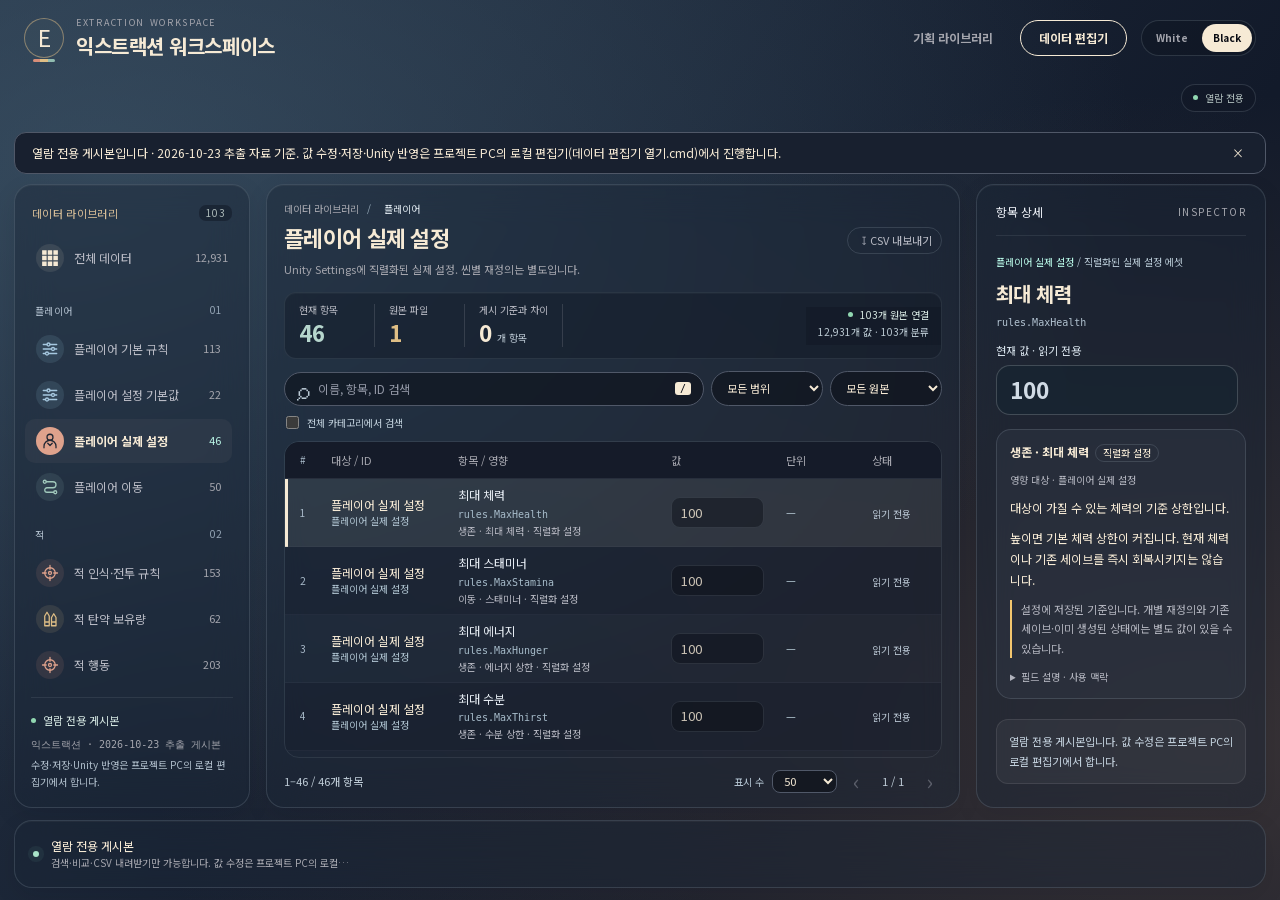
<file: extraction-data-editor/index.html>
<!doctype html>
<html lang="ko">
<head>
  <script src="workspace-theme.js"></script>
  <meta charset="utf-8">
  <meta name="viewport" content="width=device-width, initial-scale=1">
  <meta name="description" content="익스트랙션 게임 데이터 열람 전용 게시본">
  <meta name="color-scheme" content="dark">
  <meta name="theme-color" content="#080a12">
  <title>익스트랙션 · 데이터 편집기</title>
  <link rel="stylesheet" href="style.css">
  <script src="impact-code-data.js" defer></script>
  <script src="impact-guide.js" defer></script>
  <script src="static-transport.js" defer></script><script src="app.js" defer></script>
  <link rel="stylesheet" href="workspace-theme.css">
  <script src="workspace-icons.js" defer></script>
</head>
<body data-mode="hosted" data-static="true">
  <div class="app-shell">
    <header class="app-header shared-header">
      <div class="brand shared-brand"><span class="brand-mark" aria-hidden="true">E</span><div><span class="eyebrow">EXTRACTION WORKSPACE</span><h1>익스트랙션 워크스페이스</h1></div></div>
      <nav class="workspace-tabs shared-tabs" aria-label="프로젝트 도구"><a id="library-link" href="../extraction-design-library/">기획 라이브러리</a><a class="active" aria-current="page" href="./">데이터 편집기</a></nav>
    </header>
    <div class="workspace-actions shared-actions"><div class="header-actions"><button id="auth-button" class="secondary-button">편집 잠금 해제</button><button id="password-button" class="quiet-button" hidden>비밀번호 변경</button><button id="transfer-button" class="secondary-button" disabled>CSV로 PC 이동</button><span id="connection" class="connection"><i></i>연결 중</span><button id="history-button" class="quiet-button">저장 기록</button><button id="reload-button" class="quiet-button" title="서버에 저장된 최신 자료를 읽습니다">새로고침 <span aria-hidden="true">↻</span></button></div></div>
    <div id="notice" class="notice" role="status" hidden></div>
    <main class="workspace shared-workspace">
      <aside class="sidebar" aria-label="데이터 카테고리">
        <div class="sidebar-heading"><span>데이터 라이브러리</span><span id="dataset-total" class="tiny-count">—</span></div>
        <button id="all-data" class="dataset-button all-data"><span class="nav-icon">◫</span><span>전체 데이터</span><span id="row-total" class="dataset-count">—</span></button>
        <nav id="dataset-nav"><div class="loading-small">데이터를 불러오는 중…</div></nav>
        <div class="sidebar-bottom"><div><span class="live-dot"></span>열람 전용 게시본</div><p id="project-path">프로젝트 확인 중</p><span>수정·저장·Unity 반영은 프로젝트 PC의 로컬 편집기에서 합니다.</span></div>
      </aside>
      <section class="data-panel" aria-label="데이터 목록">
        <div class="dataset-heading"><div><div class="breadcrumb">데이터 라이브러리 <span>/</span> <span id="dataset-group">프로젝트</span></div><h2 id="dataset-title">데이터 불러오는 중</h2><p id="dataset-description">프로젝트에서 실제 수치와 설정을 읽고 있습니다.</p></div><div class="dataset-tools"><button id="import-button" class="quiet-button" disabled><span aria-hidden="true">↥</span> CSV 가져오기</button><button id="export-button" class="quiet-button" disabled><span aria-hidden="true">↧</span> CSV 내보내기</button></div></div>
        <div class="overview"><div><span>현재 항목</span><strong id="current-count">—</strong></div><div><span>원본 파일</span><strong id="source-count">—</strong></div><div><span>게시 기준과 차이</span><strong id="pending-count" class="amber">0</strong><small>개 항목</small></div><div id="coverage-summary" class="coverage-summary"><span class="live-dot"></span>실제 프로젝트 데이터</div></div>
        <div class="table-toolbar"><label class="search-box"><span aria-hidden="true">⌕</span><input id="search" type="search" placeholder="이름, 항목, ID 검색" aria-label="데이터 검색"><kbd>/</kbd></label><select id="scope-filter" aria-label="적용 범위 필터"><option value="">모든 범위</option></select><select id="source-filter" aria-label="원본 파일 필터"><option value="">모든 원본</option></select><div class="toolbar-divider"></div><button id="undo-button" class="icon-button" title="실행 취소 (Ctrl+Z)" aria-label="실행 취소" disabled>↶</button><button id="redo-button" class="icon-button" title="다시 실행 (Ctrl+Shift+Z)" aria-label="다시 실행" disabled>↷</button></div>
        <div class="table-options"><div><label><input id="global-search" type="checkbox"> 전체 카테고리에서 검색</label><label class="static-hide"><input id="changes-only" type="checkbox"> 변경 항목만</label></div><span><span class="table-status-dot"></span>항목을 누르면 오른쪽에서 상세 정보를 확인합니다</span></div>
        <div id="table-container" class="table-container"><table><thead><tr><th class="row-number">#</th><th>대상 / ID</th><th>항목 / 영향</th><th class="value-column">값</th><th class="unit-column">단위</th><th>적용 범위</th><th>원본</th><th class="status-column">상태</th></tr></thead><tbody id="data-rows"></tbody></table><div id="empty-state" class="empty-state" hidden><span>⌕</span><h3>조건에 맞는 데이터가 없습니다</h3><p>검색어나 필터를 바꿔 확인해 주세요.</p><button id="clear-filters" class="quiet-button">필터 초기화</button></div><div id="initial-error" class="initial-error" hidden></div></div>
        <div class="pagination"><span id="results-label">불러오는 중…</span><div><label>표시 수 <select id="page-size" aria-label="페이지당 항목 수"><option>50</option><option>100</option><option>200</option></select></label><button id="previous-page" class="icon-button" aria-label="이전 페이지">‹</button><span id="page-label">1 / 1</span><button id="next-page" class="icon-button" aria-label="다음 페이지">›</button></div></div>
      </section>
      <aside class="detail-panel" aria-label="선택 항목 상세"><div class="detail-panel-title">항목 상세 <span>INSPECTOR</span></div><div id="detail-content" class="detail-content"><div class="detail-placeholder"><span>◫</span><p>목록에서 항목을 선택하면<br>값과 적용 위치를 확인할 수 있습니다.</p></div></div></aside>
    </main>
    <footer class="app-footer"><div class="save-state"><span id="save-indicator" class="save-indicator"></span><div><strong id="save-status">프로젝트 연결 중</strong><span id="save-caption">변경 사항은 검토 후 게임 원본에 반영됩니다.</span></div></div><div class="footer-actions"><button id="reset-button" class="quiet-button" disabled>미저장 변경 취소</button><button id="validate-button" class="quiet-button" disabled>검사</button><button id="save-button" class="secondary-button" disabled>웹에 저장 <span id="save-count"></span></button><button id="review-button" class="primary-button" disabled>변경 비교 및 Unity 반영 <span aria-hidden="true">→</span></button></div></footer>
  </div>
  <dialog id="review-dialog" class="review-dialog"><div class="dialog-heading"><div><span class="eyebrow">REVIEW CHANGES</span><h2>Unity에 반영할 변경 사항</h2></div><button class="icon-button close-dialog" aria-label="닫기">×</button></div><p class="dialog-intro">반영 요청을 보내면 연결된 PC가 원본 충돌과 값의 유효성을 검사하고 백업 후 적용합니다. PC가 연결되지 않으면 대기하며, 실행 중인 게임은 재로딩이 필요할 수 있습니다.</p><div id="review-summary" class="review-summary"></div><div id="review-validation"></div><div id="review-changes" class="review-changes"></div><details class="review-files" open><summary>수정될 원본 파일</summary><ul id="review-files"></ul></details><div class="dialog-footer"><span id="review-caption">연결된 PC에서 원본 검사·백업 후 적용합니다.</span><button class="quiet-button close-dialog">돌아가기</button><button id="apply-button" class="primary-button">Unity에 반영 요청</button></div></dialog>
  <dialog id="import-dialog" class="import-dialog"><div class="dialog-heading"><div><span class="eyebrow">IMPORT CSV</span><h2>CSV 가져오기</h2></div><button class="icon-button close-dialog" aria-label="닫기">×</button></div><p class="dialog-intro">현재 선택한 카테고리의 CSV를 불러옵니다. ID와 원본 정보는 유지하고 편집 가능한 값만 변경합니다. 가져온 값은 검토 전까지 임시 변경으로 남습니다.</p><label class="file-picker">CSV 파일 선택<input id="import-file" type="file" accept=".csv,text/csv"></label><label class="textarea-label" for="import-text">또는 CSV 내용을 붙여넣기</label><textarea id="import-text" spellcheck="false" placeholder="내보낸 CSV의 헤더와 데이터 행을 붙여넣으세요."></textarea><div id="import-errors" class="validation-message" hidden></div><div class="dialog-footer"><span id="import-dataset"></span><button class="quiet-button close-dialog">취소</button><button id="confirm-import" class="primary-button">가져와서 검토</button></div></dialog>
  <dialog id="history-dialog" class="history-dialog"><div class="dialog-heading"><div><span class="eyebrow">WEB HISTORY</span><h2>저장 및 반영 기록</h2></div><button class="icon-button close-dialog" aria-label="닫기">×</button></div><div id="history-content" class="history-content"></div><div class="dialog-footer"><span>웹 저장과 연결 PC의 반영 결과입니다.</span><button class="quiet-button close-dialog">닫기</button></div></dialog>
  <dialog id="confirm-dialog" class="confirm-dialog"><div class="dialog-heading"><h2 id="confirm-title"></h2></div><p id="confirm-message" class="dialog-intro"></p><div class="dialog-footer"><button id="confirm-no" class="quiet-button">돌아가기</button><button id="confirm-yes" class="primary-button">계속</button></div></dialog>
  <dialog id="transfer-dialog" class="transfer-dialog"><div class="dialog-heading"><div><span class="eyebrow">CSV TRANSFER</span><h2>CSV로 PC 이동</h2></div><button class="icon-button close-dialog" aria-label="닫기">×</button></div><p class="dialog-intro">원본 프로젝트 PC가 연결되어 있지 않아도, 변경값을 파일로 옮겨 나중에 반영할 수 있습니다.</p><ol class="transfer-steps"><li><span>01</span><div><strong>다른 PC의 웹에서 편집</strong><p>비밀번호로 편집 잠금을 해제하고 필요한 값을 바꿉니다.</p></div></li><li><span>02</span><div><strong>변경값 CSV 내려받기</strong><p>모든 카테고리에서 바꾼 값을 파일 한 개에 담습니다. 아직 저장하지 않은 변경도 포함합니다.</p></div></li><li><span>03</span><div><strong>프로젝트 PC에서 가져와 반영</strong><p>‘데이터 편집기 열기.cmd’로 로컬 편집기를 열고 이 메뉴에서 CSV를 가져옵니다. 비교 화면의 ‘검토한 변경을 게임에 반영’을 누르면 백업 후 적용합니다.</p></div></li></ol><p id="transfer-summary" class="transfer-summary" role="status"></p><div class="dialog-footer"><button id="transfer-login-button" class="secondary-button" hidden>비밀번호로 잠금 해제</button><button id="transfer-export-button" class="primary-button" hidden>변경값 CSV 내려받기</button><button id="transfer-import-button" class="primary-button">웹 변경 CSV 가져오기</button></div></dialog>
  <dialog id="auth-dialog" class="confirm-dialog"><form id="auth-form"><div class="dialog-heading"><div><span class="eyebrow">OWNER ACCESS</span><h2>편집 잠금 해제</h2></div><button type="button" class="icon-button close-dialog" aria-label="닫기">×</button></div><p class="dialog-intro">열람은 누구나 가능합니다. 소유자 비밀번호를 입력하면 수정·저장·Unity 반영을 요청할 수 있습니다.</p><label class="auth-label">비밀번호<input id="auth-password" type="password" autocomplete="current-password" required maxlength="256"></label><p id="auth-error" class="auth-error" role="alert" hidden></p><div class="dialog-footer"><button type="submit" id="auth-submit" class="primary-button">잠금 해제</button></div></form></dialog><dialog id="password-dialog" class="confirm-dialog"><form id="password-form"><div class="dialog-heading"><h2>편집 비밀번호 변경</h2><button type="button" class="icon-button close-dialog" aria-label="닫기">×</button></div><label class="auth-label">현재 비밀번호<input id="current-password" type="password" autocomplete="current-password" required maxlength="256"></label><label class="auth-label">새 비밀번호 · 12자 이상<input id="new-password" type="password" autocomplete="new-password" minlength="12" maxlength="256" required></label><label class="auth-label">새 비밀번호 확인<input id="repeat-password" type="password" autocomplete="new-password" minlength="12" maxlength="256" required></label><p id="password-error" class="auth-error" role="alert" hidden></p><div class="dialog-footer"><button type="submit" class="primary-button">비밀번호 변경</button></div></form></dialog><div id="toast" class="toast" role="status" hidden></div>
</body>
</html>
</file>
<file: extraction-data-editor/style.css>
@font-face {
  font-family: "Extraction Sans";
  src: url("fonts/NotoSansKR-Regular.woff2") format("woff2");
  font-weight: 400 600;
  font-style: normal;
  font-display: swap;
}
@font-face {
  font-family: "Extraction Sans";
  src: url("fonts/NotoSansKR-Bold.woff2") format("woff2");
  font-weight: 700 900;
  font-style: normal;
  font-display: swap;
}
:root {
  color-scheme: dark;
  font-family: "Extraction Sans", "Noto Sans KR", "Malgun Gothic", sans-serif;
  font-size: 13px;
  font-weight: 400;
  color: #f5f7fb;
  background: #25313d;
  --bg: #25313d;
  --panel: rgba(100, 112, 128, .44);
  --panel-deep: rgba(53, 66, 79, .42);
  --panel-raised: rgba(255, 255, 255, .06);
  --border: rgba(255, 255, 255, .16);
  --border-soft: rgba(255, 255, 255, .085);
  --text: #f5f7fb;
  --muted: #c5cdd7;
  --subtle: #a2adba;
  --accent: #72ebd1;
  --accent-wash: rgba(114, 235, 209, .18);
  --amber: #f3ce89;
  --amber-bg: rgba(212, 166, 88, .12);
  --cyan: #72ebd1;
  --green: #9de4c7;
  --red: #ffb7ba;
  --glass-shadow: inset 0 1px 1px #eaf3ff26, inset 0 -1px 2px #06111b1f, 0 12px 32px rgba(5, 11, 19, .23);
}
* { box-sizing: border-box; }
body { margin: 0; }
body::before {
  content: "";
  position: fixed;
  inset: 0;
  z-index: -1;
  pointer-events: none;
  background:
    radial-gradient(ellipse at 8% 8%, rgba(87, 128, 161, .25), transparent 52%),
    radial-gradient(ellipse at 96% 84%, rgba(171, 151, 118, .22), transparent 54%),
    linear-gradient(115deg, #293c4c, #303b46 55%, #4b4946);
}
button, input, select, textarea { font: inherit; }
button, input, select, textarea, summary { -webkit-tap-highlight-color: transparent; }
button { cursor: pointer; }
button:disabled { cursor: default; opacity: .4; }
button, input, select, textarea { outline: none; }
button:focus-visible, input:focus-visible, select:focus-visible, textarea:focus-visible, summary:focus-visible, tr:focus-visible { outline: 2px solid var(--accent); outline-offset: 3px; }
button { padding: 9px 14px; border: 1px solid var(--border); border-radius: 999px; background: var(--panel-raised); color: var(--text); white-space: nowrap; box-shadow: inset 0 1px 1px rgba(234, 243, 255, .07), 0 3px 8px rgba(5, 11, 19, .09); transition: background .16s ease, border-color .16s ease, box-shadow .16s ease; }
button:not(:disabled):hover { background: rgba(255, 255, 255, .12); border-color: rgba(255, 255, 255, .32); }
input, select, textarea { border: 1px solid var(--border); border-radius: 12px; background: rgba(14, 28, 39, .3); color: var(--text); }
input::placeholder, textarea::placeholder { color: #a8b5c3; }
input[type="checkbox"] { accent-color: var(--accent); vertical-align: -2px; margin: 0 5px 0 0; width: 13px; height: 13px; }
select { padding: 8px 25px 8px 11px; }
select option { background: #3a4755; color: var(--text); }
.quiet-button { background: rgba(255, 255, 255, .045); color: var(--muted); }
.quiet-button span { margin-left: 4px; }
.secondary-button { background: rgba(114, 235, 209, .09); border-color: rgba(114, 235, 209, .3); color: #b7f7e8; }
.secondary-button:not(:disabled):hover { background: rgba(114, 235, 209, .17); border-color: rgba(114, 235, 209, .55); }
.primary-button { background: var(--accent); border-color: transparent; color: #151b24; font-weight: 700; box-shadow: inset 0 1px 0 rgba(255, 255, 255, .24), 0 5px 14px rgba(13, 40, 37, .16); }
.primary-button:not(:disabled):hover { background: #93f6df; border-color: transparent; box-shadow: 0 5px 18px rgba(90, 227, 195, .17); }
.primary-button span { padding-left: 9px; }
.icon-button { padding: 3px 9px; min-width: 32px; line-height: 27px; font-size: 21px; color: var(--muted); }
.app-shell { height: 100dvh; min-height: 560px; display: flex; flex-direction: column; overflow: hidden; padding: 0 14px 12px; }
.app-header { height: 76px; min-height: 76px; flex: 0 0 auto; display: flex; align-items: center; justify-content: space-between; padding: 12px 10px; gap: 18px; }
.workspace-tabs { display: flex; align-items: center; gap: 5px; height: 40px; padding: 4px; border: 1px solid var(--border); border-radius: 999px; background: rgba(255, 255, 255, .045); flex-shrink: 0; }
.workspace-tabs a { display: flex; align-items: center; height: 30px; font-size: 12px; color: var(--muted); text-decoration: none; padding: 6px 17px; border-radius: 999px; white-space: nowrap; }
.workspace-tabs a.active { background: var(--accent-wash); color: #bdf9ea; box-shadow: inset 0 0 0 1px #72ebd14a; }
.workspace-tabs a:hover { background: #ffffff14; }
.workspace-tabs a:focus-visible { outline: 2px solid var(--accent); outline-offset: 3px; }
.workspace-actions { display: flex; align-items: center; justify-content: flex-end; flex: 0 0 44px; height: 44px; min-height: 44px; margin-bottom: 12px; padding: 0 10px; }
.brand { display: flex; align-items: center; gap: 13px; min-width: 0; }
.brand-mark { width: 40px; height: 40px; flex-shrink: 0; display: grid; place-items: center; font-size: 25px; color: var(--accent); border: 1px solid rgba(114, 235, 209, .29); border-radius: 14px; background: rgba(114, 235, 209, .09); box-shadow: inset 0 1px 1px rgba(255, 255, 255, .12); }
.eyebrow { font-size: 10px; letter-spacing: 1.65px; color: var(--subtle); font-weight: 400; }
h1 { margin: 4px 0 0; font-size: 20px; letter-spacing: -.65px; font-weight: 700; line-height: 1.45; }
.header-actions { display: flex; align-items: center; gap: 8px; flex-shrink: 0; }
.header-actions button { padding: 8px 12px; font-size: 11px; }
.connection { padding: 7px 11px; margin-right: 4px; font-size: 11px; color: #c3eedb; border: 1px solid rgba(173, 230, 208, .2); background: rgba(143, 209, 183, .055); border-radius: 999px; white-space: nowrap; }
.connection i, .live-dot { display: inline-block; width: 5px; height: 5px; margin-right: 7px; border-radius: 50%; background: var(--green); vertical-align: 2px; }
.connection.error { color: var(--red); border-color: rgba(255, 183, 186, .3); }
.connection.error i { background: var(--red); }
.notice { flex-shrink: 0; margin-bottom: 10px; padding: 10px 17px; border: 1px solid var(--border); border-radius: 15px; background: rgba(77, 96, 110, .65); color: #dbe8ee; font-size: 12px; line-height: 1.7; }
.notice.error { background: rgba(107, 58, 65, .87); color: #ffe1e2; border-color: rgba(255, 183, 186, .35); }
.notice button { float: right; margin-left: 10px; padding: 0 4px; background: transparent; border: 0; box-shadow: none; color: inherit; }
.workspace { display: grid; grid-template-columns: 236px minmax(0, 1fr) 290px; gap: 16px; flex: 1; min-height: 0; }
.sidebar, .data-panel, .detail-panel { border: 1px solid var(--border); border-radius: 25px; background: var(--panel); box-shadow: var(--glass-shadow); backdrop-filter: blur(32px); -webkit-backdrop-filter: blur(32px); }
.sidebar { display: flex; flex-direction: column; min-width: 0; min-height: 0; overflow: hidden; }
.sidebar-heading { display: flex; justify-content: space-between; align-items: center; padding: 20px 17px 13px; color: var(--muted); font-size: 11px; letter-spacing: .25px; }
.tiny-count { padding: 2px 7px; border-radius: 7px; background: rgba(255, 255, 255, .09); color: #e2e8f1; font-size: 10px; font-variant-numeric: tabular-nums; }
.dataset-button { display: flex; align-items: center; gap: 9px; width: calc(100% - 20px); min-height: 37px; margin: 2px 10px; padding: 8px 10px; border: 1px solid transparent; border-radius: 13px; background: transparent; box-shadow: none; color: #d0d8e2; font-size: 12px; text-align: left; white-space: normal; }
.dataset-button > span:nth-child(2) { flex: 1; min-width: 0; white-space: normal; word-break: keep-all; overflow-wrap: anywhere; line-height: 1.5; }
.nav-label-unit { display: inline-block; white-space: nowrap; word-break: normal; overflow-wrap: normal; }
.dataset-button:not(:disabled):hover { border-color: rgba(255, 255, 255, .1); background: rgba(255, 255, 255, .07); }
.dataset-button.selected { border-color: rgba(114, 235, 209, .33); background: var(--accent-wash); color: #e5fff7; box-shadow: inset 0 1px 1px rgba(234, 243, 255, .08); }
.dataset-button.selected:hover { background: rgba(114, 235, 209, .23); border-color: rgba(114, 235, 209, .42); }
.all-data { margin-bottom: 10px; }
.nav-icon { width: 17px; flex-shrink: 0; font-size: 17px; color: #afbecd; white-space: nowrap; }
.dataset-button.selected .nav-icon { color: var(--accent); }
.dataset-count { margin-left: auto; flex-shrink: 0; color: #acb9c6; font-size: 11px; font-variant-numeric: tabular-nums; white-space: nowrap; }
.selected .dataset-count { color: #b8f2e3; }
.dataset-group { margin: 9px 0 14px; }
.dataset-group-label { display: flex; justify-content: space-between; gap: 8px; padding: 5px 20px 6px; color: #acbac8; font-size: 10px; letter-spacing: .25px; }
.dataset-group-name { min-width: 0; word-break: keep-all; overflow-wrap: anywhere; line-height: 1.5; }
.dataset-group-number { flex-shrink: 0; color: #94a4b4; font-size: 10px; }
#dataset-nav { flex: 1; min-height: 0; overflow-y: auto; padding-bottom: 8px; scrollbar-gutter: stable; }
.sidebar-bottom { margin: 0 16px; padding: 14px 0 16px; border-top: 1px solid var(--border-soft); font-size: 10px; color: #aebbc8; line-height: 1.7; }
.sidebar-bottom > div { color: #d2e4df; font-size: 11px; }
.sidebar-bottom p { font-family: Consolas, monospace; overflow: hidden; text-overflow: ellipsis; white-space: nowrap; margin: 5px 0 4px; }
.sidebar-bottom > span { font-size: 10px; color: #acbac7; }
.data-panel { display: flex; flex-direction: column; min-width: 0; min-height: 0; overflow: hidden; }
.dataset-heading { display: flex; align-items: center; justify-content: space-between; padding: 19px 20px 15px; gap: 12px; }
.dataset-heading > div:first-child { min-width: 0; }
.breadcrumb { margin-bottom: 7px; color: #aebfcb; font-size: 10px; line-height: 1.4; }
.breadcrumb > span { padding: 0 5px; color: #dce5ec; }
.breadcrumb > span:first-child { color: #99acbb; }
h2 { margin: 0 0 6px; font-size: 22px; letter-spacing: -.7px; font-weight: 700; line-height: 1.45; }
.dataset-heading p { max-width: 680px; margin: 0; color: var(--muted); font-size: 11px; line-height: 1.6; }
.dataset-tools { display: flex; gap: 6px; flex-shrink: 0; align-self: flex-end; }
.dataset-tools button { padding: 7px 10px; font-size: 11px; }
.overview { display: flex; align-items: center; min-height: 66px; margin: 0 20px 14px; padding: 11px 0; border: 1px solid rgba(255, 255, 255, .12); border-radius: 17px; background: rgba(255, 255, 255, .045); box-shadow: inset 0 1px 1px rgba(255, 255, 255, .035); }
.overview > div:not(:last-child) { min-width: 103px; padding: 0 17px; border-right: 1px solid rgba(255, 255, 255, .12); }
.overview > div > span { display: block; margin-bottom: 4px; font-size: 10px; color: var(--muted); }
.overview strong { font-size: 22px; line-height: 1.25; font-variant-numeric: tabular-nums; letter-spacing: -.5px; font-weight: 700; }
.overview small { margin-left: 5px; font-size: 10px; color: #b8c5d0; }
.overview .coverage-summary { margin-left: auto; padding: 0 15px; font-size: 10px; line-height: 1.7; color: #d3e4df; text-align: right; }
.coverage-summary .live-dot { display: inline-block; margin-bottom: 0; }
.coverage-summary > span:last-child { color: #bac8d1 !important; }
.amber { color: var(--amber); }
.table-toolbar { display: flex; align-items: center; flex-wrap: wrap; gap: 7px; padding: 0 20px 10px; }
.search-box { display: flex; align-items: center; flex: 1 1 150px; min-width: 125px; gap: 8px; padding: 0 12px; border: 1px solid rgba(255, 255, 255, .18); border-radius: 999px; background: rgba(16, 31, 42, .29); }
.search-box > span { color: #bccbd6; font-size: 25px; line-height: 32px; }
.search-box input { width: 100%; min-width: 50px; padding: 9px 0; border: 0; background: transparent; font-size: 12px; }
.search-box input:focus-visible { outline: none; }
.search-box:focus-within { border-color: var(--accent); box-shadow: 0 0 0 2px rgba(114, 235, 209, .07); }
kbd { padding: 1px 5px; border: 1px solid rgba(255, 255, 255, .14); border-radius: 5px; background: rgba(255, 255, 255, .04); font-size: 10px; color: #aabac9; }
.table-toolbar select { max-width: 140px; border-radius: 999px; font-size: 11px; padding-top: 9px; padding-bottom: 9px; }
.toolbar-divider { width: 1px; height: 18px; margin: 0 2px; background: var(--border); }
.table-options { display: flex; align-items: center; justify-content: space-between; gap: 10px; padding: 0 22px 12px; font-size: 10px; color: #bac9d5; }
.table-options > div { display: flex; flex-wrap: wrap; gap: 10px 15px; }
.table-options label { white-space: nowrap; cursor: pointer; }
.table-options > span { font-size: 10px; color: #aebfcd; }
.table-status-dot { display: inline-block; width: 4px; height: 4px; border-radius: 50%; background: #b0c8ce; margin-right: 5px; vertical-align: 2px; }
.table-container { position: relative; flex: 1; min-height: 0; overflow: auto; margin: 0 20px; border: 1px solid rgba(255, 255, 255, .14); border-radius: 15px; background: rgba(16, 29, 40, .23); isolation: isolate; }
table { width: 100%; border-collapse: separate; border-spacing: 0; text-align: left; white-space: nowrap; font-size: 12px; }
.table-container table { min-width: 805px; }
thead { position: sticky; top: 0; z-index: 2; background: #4b5967; }
th { height: 37px; padding: 0 11px; border-bottom: 1px solid rgba(255, 255, 255, .16); color: #d4dfe9; font-size: 11px; font-weight: 400; }
td { height: 51px; max-width: 195px; overflow: hidden; text-overflow: ellipsis; padding: 8px 11px; border-bottom: 1px solid rgba(255, 255, 255, .065); color: #d8e0e9; }
tbody tr { cursor: pointer; transition: background .12s; }
tbody tr:last-child td { border-bottom-color: transparent; }
tbody tr:hover { background: rgba(255, 255, 255, .055); }
tbody tr.selected { background: var(--accent-wash); }
tbody tr.selected td:first-child { box-shadow: inset 3px 0 var(--accent); }
tbody tr.changed { background: rgba(218, 173, 98, .08); }
tbody tr.changed.selected { background: rgba(218, 173, 98, .17); }
tbody tr.changed td:first-child { box-shadow: inset 3px 0 var(--amber); }
.row-number { width: 35px; padding-right: 8px; padding-left: 8px; color: #a7b8c7; text-align: center; font-size: 10px; font-variant-numeric: tabular-nums; }
.entity-name { display: block; max-width: 185px; overflow: hidden; text-overflow: ellipsis; color: var(--text); font-size: 12px; font-weight: 400; }
.entity-id { display: block; max-width: 185px; margin-top: 3px; overflow: hidden; text-overflow: ellipsis; color: #a9bdca; font-family: "Extraction Sans", sans-serif; font-size: 10px; }
.field-label { display: block; color: #e4eaf1; font-size: 12px; }
.field-key { display: block; margin-top: 4px; color: #a8bdcb; font-family: Consolas, monospace; font-size: 10px; }
.value-column { min-width: 105px; width: 115px; }
.value-input { display: block; width: 100%; min-width: 75px; max-width: 160px; height: 31px; padding: 5px 9px; border: 1px solid rgba(222, 238, 249, .19); border-radius: 9px; background: rgba(13, 29, 40, .35); color: #e5fff7; font-family: Consolas, "Extraction Sans", monospace; font-size: 13px; font-variant-numeric: tabular-nums; }
.value-input:hover { border-color: rgba(114, 235, 209, .5); }
.changed .value-input { border-color: rgba(243, 206, 137, .38); background: rgba(65, 51, 30, .3); color: #ffe3b2; }
.value-input[readonly] { opacity: .7; border-color: transparent; background: transparent; cursor: default; }
.value-input.invalid, .detail-value.invalid { border-color: var(--red); box-shadow: 0 0 0 2px rgba(255, 183, 186, .12); }
.value-input.boolean { min-width: 82px; font-family: inherit; font-size: 11px; }
.unit-column { width: 55px; }
.unit-text { color: #b1c4d0; font-size: 11px; }
.scope-tag { display: inline-block; max-width: 125px; overflow: hidden; text-overflow: ellipsis; vertical-align: middle; padding: 3px 7px; border: 1px solid rgba(255, 255, 255, .12); border-radius: 7px; background: rgba(255, 255, 255, .045); color: #c7d7e1; font-size: 10px; }
.source-cell { max-width: 145px; color: #afc0cf; font-family: Consolas, monospace; font-size: 10px; }
.status-column { width: 80px; }
.row-status { color: #afc1cb; font-size: 10px; }
.row-status.pending { color: #f1ce93; }
.row-status.dirty { color: #ffe0a8; }
.row-status.locked { color: #b2becb; }
.pagination { display: flex; align-items: center; justify-content: space-between; flex-shrink: 0; gap: 8px; padding: 10px 20px 13px; color: #bfccd7; font-size: 11px; }
.pagination > div { display: flex; align-items: center; gap: 7px; }
.pagination label { color: #b2c2cf; font-size: 10px; }
.pagination select { margin-left: 5px; padding: 3px 18px 3px 7px; border-radius: 8px; font-size: 11px; }
.pagination .icon-button { min-width: 25px; padding: 0 5px; border-color: transparent; background: transparent; box-shadow: none; line-height: 24px; font-size: 22px; }
#page-label { min-width: 34px; text-align: center; font-variant-numeric: tabular-nums; }
.detail-panel { display: flex; flex-direction: column; min-width: 0; min-height: 0; overflow: hidden; }
.detail-panel-title { display: flex; align-items: center; justify-content: space-between; margin: 0 19px; padding: 20px 0 16px; border-bottom: 1px solid var(--border); color: #edf1f7; font-size: 12px; }
.detail-panel-title > span { font-size: 10px; color: #bac8d3; letter-spacing: 1.5px; }
.detail-content { flex: 1; overflow-y: auto; padding: 18px 19px 24px; }
.detail-category { margin-bottom: 9px; font-size: 10px; line-height: 1.7; color: #b6f5e5; }
.detail-category span { color: #b2c3cf !important; }
.detail-content h3 { margin: 0 0 5px; font-size: 20px; font-weight: 700; line-height: 1.45; letter-spacing: -.55px; overflow-wrap: anywhere; }
.detail-field-key { color: #b4c5d3; font: 10px/1.8 Consolas, monospace; overflow-wrap: anywhere; }
.detail-section { margin-top: 22px; }
.detail-section-title { margin-bottom: 12px; padding-bottom: 8px; border-bottom: 1px solid var(--border); font-size: 10px; letter-spacing: .55px; color: #c5d2dd; }
.detail-section > label { display: block; margin: 0 0 8px; color: #d5e0e9; font-size: 11px; }
.detail-value-wrap { display: flex; align-items: center; gap: 8px; }
.detail-value { width: 100%; min-width: 0; padding: 11px 13px; border: 1px solid rgba(114, 235, 209, .42); border-radius: 14px; background: rgba(18, 39, 48, .38); color: #d1fff0; font-family: Consolas, "Extraction Sans", monospace; font-size: 22px; font-weight: 700; font-variant-numeric: tabular-nums; }
.detail-value:read-only { color: #d1dbe5; border-color: rgba(255, 255, 255, .18); }
.detail-value.boolean { font-family: inherit; font-size: 14px; }
.detail-value-wrap > span { color: #c0d0db; font-size: 11px; white-space: nowrap; }
.detail-meta { display: grid; grid-template-columns: 60px minmax(0, 1fr); gap: 10px 8px; font-size: 11px; line-height: 1.75; margin: 0; }
.detail-meta dt { color: #b2c3d1; }
.detail-meta dd { margin: 0; color: #e1e9f1; overflow-wrap: anywhere; }
.detail-meta code { color: #ccdfe8; font-family: Consolas, monospace; font-size: 11px; line-height: 1.9; }
.detail-note { margin: 0; color: #d0dbe5; font-size: 11px; line-height: 1.9; }
.detail-comparison { margin-top: 14px; padding: 13px; border: 1px solid rgba(243, 206, 137, .25); border-radius: 13px; background: rgba(210, 167, 86, .09); font-size: 10px; }
.detail-comparison > div { display: flex; justify-content: space-between; gap: 12px; margin-bottom: 9px; color: #d6c7aa; }
.detail-comparison > div:last-child { margin-bottom: 0; color: #ffe0a6; }
.detail-comparison strong { font-family: Consolas, monospace; word-break: break-all; text-align: right; font-weight: 400; }
.detail-reset { margin-top: 11px; padding: 0; border: 0; border-radius: 2px; background: none; box-shadow: none; color: #f0d1a1; font-size: 10px; white-space: normal; text-align: left; line-height: 1.8; }
.detail-reset:not(:disabled):hover { color: #ffe5c0; background: none; text-decoration: underline; }
.detail-placeholder { padding: 65px 2px 35px; text-align: center; color: #c0cfdb; font-size: 11px; line-height: 1.9; }
.detail-placeholder > span { display: inline-grid; place-items: center; width: 62px; height: 62px; border: 1px solid rgba(255, 255, 255, .11); border-radius: 20px; background: rgba(255, 255, 255, .035); color: #d7e5ed; font-size: 30px; }
.detail-placeholder p { margin-top: 19px; }
.detail-lock { margin-top: 15px; padding: 12px; border: 1px solid rgba(255, 255, 255, .09); border-radius: 12px; background: rgba(255, 255, 255, .045); color: #c1cfdb; font-size: 11px; line-height: 1.8; }
.app-footer { display: flex; align-items: center; justify-content: space-between; flex: 0 0 auto; min-height: 68px; margin-top: 12px; padding: 12px 18px; gap: 12px; border: 1px solid rgba(255, 255, 255, .14); border-radius: 21px; background: rgba(40, 57, 67, .71); box-shadow: inset 0 1px 1px rgba(234, 243, 255, .09), 0 8px 24px rgba(5, 11, 19, .13); backdrop-filter: blur(32px); -webkit-backdrop-filter: blur(32px); }
.save-state { display: flex; align-items: center; gap: 12px; min-width: 0; }
.save-state > div { min-width: 0; }
.save-indicator { flex-shrink: 0; width: 6px; height: 6px; border-radius: 50%; background: #a9e4c9; box-shadow: 0 0 0 5px rgba(157, 228, 199, .06); }
.save-indicator.dirty { background: var(--amber); box-shadow: 0 0 0 5px rgba(243, 206, 137, .07); }
.save-indicator.error { background: var(--red); }
.save-state strong { display: block; margin-bottom: 4px; font-size: 12px; font-weight: 400; white-space: nowrap; }
.save-state > div > span { display: block; max-width: 460px; overflow: hidden; text-overflow: ellipsis; white-space: nowrap; color: #b4c6d2; font-size: 10px; }
.footer-actions { display: flex; align-items: center; flex-wrap: wrap; justify-content: flex-end; gap: 7px; }
.footer-actions button { padding: 10px 14px; font-size: 12px; }
.footer-actions .quiet-button { font-size: 11px; }
#save-count { margin-left: 4px; color: #c2ffec; }
.loading-small { padding: 20px; color: var(--muted); font-size: 11px; }
.empty-state { padding: 60px 20px; text-align: center; color: var(--muted); }
.empty-state > span { font-size: 36px; color: #b9d1da; }
.empty-state h3 { color: #e2ebf2; font-size: 15px; font-weight: 400; }
.empty-state p { margin-bottom: 20px; font-size: 12px; }
.initial-error { padding: 30px; color: var(--red); font-size: 12px; line-height: 1.8; white-space: pre-wrap; }
.toast { position: fixed; z-index: 10; bottom: 100px; left: 50%; transform: translateX(-50%); max-width: 80vw; padding: 13px 21px; border: 1px solid rgba(114, 235, 209, .3); border-radius: 16px; background: rgba(43, 74, 76, .96); color: #e2fff6; box-shadow: 0 12px 35px rgba(5, 11, 19, .3); font-size: 12px; line-height: 1.7; }
.toast.error { background: rgba(99, 52, 62, .97); border-color: rgba(255, 183, 186, .35); color: #ffe0e3; }
dialog { width: min(850px, calc(100vw - 40px)); max-height: 88dvh; padding: 0; overflow: auto; border: 1px solid rgba(255, 255, 255, .25); border-radius: 26px; background: rgba(64, 80, 94, .97); color: var(--text); box-shadow: inset 0 1px 1px rgba(234, 243, 255, .14), 0 30px 100px rgba(3, 10, 17, .55); }
dialog:not([open]) { display: none; }
dialog::backdrop { background: rgba(9, 19, 28, .58); backdrop-filter: blur(10px); -webkit-backdrop-filter: blur(10px); }
.dialog-heading { display: flex; align-items: center; justify-content: space-between; gap: 12px; padding: 24px 26px 14px; }
.dialog-heading h2 { margin-top: 7px; margin-bottom: 0; font-size: 23px; }
.dialog-heading .close-dialog { border-color: rgba(255, 255, 255, .12); }
.dialog-intro { margin: 0 26px 20px; color: #d2dce6; font-size: 12px; line-height: 1.9; }
.dialog-footer { position: sticky; z-index: 3; bottom: 0; display: flex; align-items: center; justify-content: flex-end; gap: 9px; padding: 17px 25px; border-top: 1px solid rgba(255, 255, 255, .15); background: #354957; }
.dialog-footer > span { max-width: 45%; margin-right: auto; color: #c4d4df; font-size: 10px; overflow-wrap: anywhere; }
.dialog-footer button { padding: 10px 16px; font-size: 12px; }
.review-summary { display: flex; flex-wrap: wrap; align-items: center; gap: 12px 22px; margin: 0 26px 18px; padding: 14px 17px; border: 1px solid rgba(114, 235, 209, .25); border-radius: 15px; background: rgba(114, 235, 209, .08); color: #d1f3e9; font-size: 12px; }
.review-summary strong { margin-right: 5px; color: #d7fff2; font-size: 21px; }
.review-changes { max-height: 34dvh; margin: 0 26px; overflow: auto; border: 1px solid var(--border); border-radius: 13px; background: rgba(18, 33, 45, .18); }
.review-changes table { font-size: 12px; }
.review-changes td { max-width: 230px; white-space: normal; overflow-wrap: anywhere; }
.diff-before { color: #c0cdda; font-family: Consolas, monospace; }
.diff-after { color: #b0ffe5; font-family: Consolas, monospace; }
.review-files { margin: 18px 26px 23px; color: #c9d8e3; font-size: 12px; }
.review-files summary { cursor: pointer; }
.review-files ul { margin: 12px 0 0; padding-left: 18px; }
.review-files li { color: #cbdce7; font: 11px/1.9 Consolas, monospace; overflow-wrap: anywhere; }
.validation-message { margin: 12px 26px 18px; padding: 12px 15px; border: 1px solid rgba(255, 183, 186, .34); border-radius: 12px; background: rgba(116, 54, 65, .7); color: #ffe0e1; font-size: 11px; line-height: 1.8; white-space: pre-wrap; }
.validation-message.warning { border-color: rgba(243, 206, 137, .3); background: rgba(110, 88, 48, .48); color: #ffe1ac; }
.import-dialog { width: min(720px, calc(100vw - 40px)); }
.file-picker { display: flex; align-items: center; flex-wrap: wrap; gap: 14px; margin: 0 26px 20px; padding: 16px; border: 1px dashed rgba(211, 235, 243, .3); border-radius: 16px; background: rgba(255, 255, 255, .045); color: #e0eaf1; font-size: 12px; }
.file-picker input { min-width: 0; max-width: 100%; border: 0; background: transparent; font-size: 11px; }
.file-picker input::file-selector-button { margin-right: 12px; padding: 7px 12px; border: 1px solid var(--border); border-radius: 999px; background: rgba(255, 255, 255, .08); color: var(--text); font: inherit; cursor: pointer; }
.textarea-label { display: block; margin: 0 26px 9px; color: #d2e0e9; font-size: 12px; }
#import-text { display: block; width: calc(100% - 52px); height: 210px; resize: vertical; margin: 0 26px 23px; padding: 15px; border-radius: 14px; font: 12px/1.8 Consolas, "Extraction Sans", monospace; }
.history-content { min-height: 120px; padding: 0 26px 22px; }
.history-entry { margin: 10px 0; padding: 16px; border: 1px solid var(--border); border-radius: 15px; background: rgba(255, 255, 255, .035); font-size: 12px; }
.history-entry strong { color: #edfaf5; font-size: 12px; font-weight: 400; }
.history-entry time { float: right; margin: 2px 0 5px 10px; color: #bacdd9; font-size: 10px; }
.history-entry p { margin: 9px 0 0; color: #c0d1dd; font-size: 11px; line-height: 1.9; overflow-wrap: anywhere; }
.confirm-dialog { width: min(460px, calc(100vw - 40px)); }
.confirm-dialog .dialog-heading { padding-bottom: 10px; }
.confirm-dialog .dialog-intro { white-space: pre-line; }
::-webkit-scrollbar { width: 7px; height: 7px; }
::-webkit-scrollbar-track { background: rgba(12, 25, 36, .08); border-radius: 9px; }
::-webkit-scrollbar-thumb { border: 1px solid transparent; border-radius: 9px; background: rgba(214, 229, 240, .27); background-clip: padding-box; }
::-webkit-scrollbar-thumb:hover { background: rgba(214, 229, 240, .42); }
[hidden] { display: none !important; }
@media (min-width: 1700px) {
  .app-shell { padding: 0 14px 20px; }
  .app-header { min-height: 76px; padding-left: 10px; padding-right: 10px; }
  .workspace { grid-template-columns: 236px minmax(0, 1fr) 290px; gap: 16px; }
  .sidebar, .data-panel, .detail-panel { border-radius: 28px; }
  .dataset-heading { padding: 25px 26px 18px; }
  .overview { margin-left: 26px; margin-right: 26px; margin-bottom: 18px; min-height: 75px; }
  .overview > div:not(:last-child) { min-width: 120px; }
  .table-toolbar { padding-left: 26px; padding-right: 26px; padding-bottom: 13px; }
  .table-options { padding-left: 28px; padding-right: 28px; padding-bottom: 15px; }
  .table-container { margin-left: 26px; margin-right: 26px; }
  .pagination { padding-left: 26px; padding-right: 26px; }
  td { height: 56px; }
  .detail-content { padding: 22px 25px 28px; }
  .detail-panel-title { margin: 0 25px; padding-top: 25px; }
  .app-footer { min-height: 74px; margin-top: 18px; padding-left: 22px; padding-right: 22px; }
}
@media (max-width: 1400px) {
  .dataset-heading { align-items: flex-start; padding: 17px 17px 13px; }
  .dataset-tools { flex-direction: column; align-self: center; gap: 5px; }
  .dataset-tools button { padding: 6px 9px; }
  .overview { margin-left: 17px; margin-right: 17px; margin-bottom: 12px; min-height: 64px; }
  .overview > div:not(:last-child) { min-width: 90px; padding: 0 14px; }
  .overview .coverage-summary { padding: 0 12px; }
  .table-toolbar { padding-left: 17px; padding-right: 17px; }
  .table-toolbar select { max-width: 112px; }
  .table-options { padding-left: 19px; padding-right: 19px; }
  .table-options > span { display: none; }
  .table-container { margin-left: 17px; margin-right: 17px; }
  .pagination { padding-left: 17px; padding-right: 17px; }
  .footer-actions button { padding-left: 12px; padding-right: 12px; }
  .save-state > div > span { max-width: 300px; }
}
@media (max-width: 1180px) {
  .workspace { grid-template-columns: 195px minmax(0, 1fr) 290px; gap: 16px; }
  .app-header { min-height: 76px; }
  .overview .coverage-summary { display: none; }
  .overview > div:not(:last-child) { flex: 1; min-width: 0; }
  .overview > div:nth-child(3) { border-right: 0; }
  .table-toolbar { gap: 6px; }
  .table-toolbar .search-box { flex-basis: 100%; }
  .table-toolbar select { flex: 1 1 100px; max-width: none; }
  .detail-content { padding-left: 17px; padding-right: 17px; }
  .detail-panel-title { margin-left: 17px; margin-right: 17px; }
  .detail-meta { grid-template-columns: 54px minmax(0, 1fr); gap: 10px 6px; }
  .save-state > div > span { max-width: 240px; }
  .footer-actions { gap: 5px; }
  .footer-actions button { padding-left: 10px; padding-right: 10px; font-size: 11px; }
}
@media (max-width: 1000px) {
  .workspace { grid-template-columns: 180px minmax(0, 1fr) 245px; }
  .brand-mark { width: 35px; height: 35px; border-radius: 12px; }
  .brand { gap: 10px; }
  h1 { font-size: 18px; }
  .eyebrow { font-size: 10px; letter-spacing: .9px; }
  .connection { margin-right: 0; padding-left: 8px; padding-right: 8px; }
  .header-actions { gap: 6px; }
  .header-actions button { padding-left: 9px; padding-right: 9px; }
  .dataset-heading { flex-wrap: wrap; gap: 10px; }
  .dataset-tools { flex-direction: row; width: 100%; align-self: auto; }
  .sidebar-heading { padding-left: 14px; padding-right: 14px; }
  .dataset-button { padding-left: 8px; padding-right: 8px; gap: 7px; }
  .detail-panel-title { font-size: 11px; }
  .detail-panel-title > span { letter-spacing: 1px; }
  .detail-meta { grid-template-columns: 1fr; gap: 4px; }
  .detail-meta dd { margin-bottom: 7px; }
  .save-state > div > span { max-width: 190px; }
  .footer-actions button { padding: 9px; }
}
@media (max-width: 1100px) {
  .app-shell { height: auto; min-height: 100dvh; overflow: visible; padding: 0 10px 12px; }
  .app-header { height: auto; flex-wrap: wrap; gap: 10px; padding: 15px 7px; min-height: 80px; }
  .workspace-actions { height: auto; flex-basis: auto; padding: 0 7px; margin-bottom: 10px; }
  .header-actions { margin-left: auto; flex-wrap: wrap; justify-content: flex-end; }
  .header-actions button { font-size: 11px; }
  .workspace { flex: auto; grid-template-columns: 175px minmax(0, 1fr); align-items: stretch; gap: 10px; }
  .sidebar { grid-column: 1; grid-row: 1; max-height: 710px; }
  .data-panel { grid-column: 2; grid-row: 1; min-height: 650px; max-height: 710px; }
  .detail-panel { grid-column: 1 / -1; grid-row: 2; display: flex; min-height: 180px; max-height: 570px; }
  .detail-panel-title { padding-top: 17px; padding-bottom: 13px; margin-left: 20px; margin-right: 20px; }
  .detail-content { padding: 18px 20px 22px; }
  .detail-meta { grid-template-columns: 90px minmax(0, 1fr); gap: 9px 12px; }
  .detail-meta dd { margin-bottom: 0; }
  .detail-section { margin-top: 20px; }
  .detail-placeholder { padding: 5px 0; }
  .detail-placeholder > span { width: 40px; height: 40px; border-radius: 13px; font-size: 23px; }
  .detail-placeholder p { margin: 9px 0 0; }
  .detail-value { max-width: 360px; }
  .overview { min-height: 68px; }
  .overview > div:not(:last-child) { padding-left: 10px; padding-right: 10px; }
  .overview strong { font-size: 21px; }
  .overview small { display: block; margin: 1px 0 0; }
  .overview > div > span { line-height: 1.6; }
  .table-options > div { gap: 10px; }
  .table-options { font-size: 10px; }
  .pagination { flex-wrap: wrap; }
  .pagination > div { margin-left: auto; }
  .pagination select { max-width: 65px; }
  .app-footer { flex-wrap: wrap; min-height: 80px; margin-top: 10px; padding: 14px 17px; }
  .save-state > div > span { max-width: 100%; white-space: normal; line-height: 1.7; }
  .footer-actions { margin-left: auto; }
  .footer-actions button { padding: 9px 12px; font-size: 11px; }
  .dialog-footer { flex-wrap: wrap; padding: 15px 20px; }
  .dialog-footer > span { width: 100%; max-width: 100%; margin-bottom: 4px; }
  .toast { bottom: 22px; max-width: calc(100vw - 32px); width: max-content; }
}
@media (max-width: 540px) {
  .app-header { align-items: flex-start; padding-left: 4px; padding-right: 4px; }
  .brand { width: 100%; }
  h1 { font-size: 19px; }
  .header-actions { margin-left: 0; width: 100%; justify-content: flex-start; gap: 6px; }
  .connection { font-size: 10px; }
  .header-actions button { font-size: 11px; }
  .workspace-tabs a { padding: 8px 11px; }
  .workspace-actions { padding: 0 4px; }
  .workspace { grid-template-columns: minmax(0, 1fr); }
  .sidebar { grid-column: 1; grid-row: 1; max-height: 250px; border-radius: 22px; }
  .sidebar-heading { padding: 15px 17px 8px; }
  .all-data { margin-bottom: 3px; }
  #dataset-nav { max-height: 152px; }
  .dataset-group { margin-top: 5px; margin-bottom: 9px; }
  .dataset-group-label { padding-left: 20px; }
  .dataset-button { min-height: 36px; }
  .sidebar-bottom { display: none; }
  .data-panel { grid-column: 1; grid-row: 2; min-height: 670px; max-height: 760px; border-radius: 22px; }
  .dataset-heading { padding: 18px 16px 13px; }
  .dataset-heading p { font-size: 11px; }
  .dataset-tools { gap: 7px; }
  .dataset-tools button { padding: 7px 11px; }
  .overview { margin-left: 16px; margin-right: 16px; border-radius: 14px; }
  .overview > div:not(:last-child) { padding-left: 11px; padding-right: 11px; }
  .overview strong { font-size: 22px; }
  .table-toolbar { padding-left: 16px; padding-right: 16px; }
  .table-options { padding-left: 18px; padding-right: 18px; }
  .table-container { margin-left: 16px; margin-right: 16px; }
  .pagination { padding-left: 16px; padding-right: 16px; font-size: 11px; }
  .detail-panel { grid-column: 1; grid-row: 3; max-height: 650px; border-radius: 22px; }
  .detail-meta { grid-template-columns: 68px minmax(0, 1fr); }
  .app-footer { border-radius: 21px; padding: 14px; }
  .footer-actions { width: 100%; gap: 7px; justify-content: flex-start; }
  .footer-actions .primary-button { flex: 1 1 100%; padding: 11px 14px; }
  .footer-actions button { font-size: 11px; }
  .dialog-heading { padding: 22px 20px 14px; }
  .dialog-heading h2 { font-size: 20px; }
  .dialog-intro { margin-left: 20px; margin-right: 20px; }
  .review-summary, .review-changes { margin-left: 20px; margin-right: 20px; }
  .review-files { margin-left: 20px; margin-right: 20px; }
  .review-summary { gap: 10px 15px; }
  .file-picker, .validation-message { margin-left: 20px; margin-right: 20px; }
  .textarea-label { margin-left: 20px; margin-right: 20px; }
  #import-text { width: calc(100% - 40px); margin-left: 20px; margin-right: 20px; }
  .history-content { padding-left: 20px; padding-right: 20px; }
  .history-entry time { float: none; display: block; margin: 0 0 6px; }
}
@supports not ((backdrop-filter: blur(1px)) or (-webkit-backdrop-filter: blur(1px))) {
  .sidebar, .data-panel, .detail-panel { background: #465462; }
  .app-footer { background: #314754; }
  .notice { background: #435b6a; }
}
/* Keep the data grid prominent at ordinary desktop sizes. */
.transfer-dialog { width: min(690px, calc(100vw - 32px)); }
.transfer-steps { list-style: none; margin: 20px 26px; padding: 0; display: grid; gap: 12px; }
.transfer-steps li { display: flex; gap: 15px; padding: 16px; border: 1px solid var(--border-soft); border-radius: 18px; background: var(--panel-raised); }
.transfer-steps li > span { display: grid; place-items: center; align-self: flex-start; flex: 0 0 30px; height: 30px; border-radius: 50%; background: var(--accent-wash); color: var(--accent); font-size: 11px; }
.transfer-steps strong { font-size: 14px; font-weight: 700; }
.transfer-steps p, .transfer-summary { color: var(--muted); line-height: 1.8; font-size: 12px; }
.transfer-steps p { margin: 5px 0 0; }
.transfer-summary { margin: 14px 26px; }
@media (min-width: 1101px) and (max-height: 850px) {
  .dataset-heading { padding: 11px 17px 10px; }
  .breadcrumb { display: none; }
  .dataset-tools { flex-direction: row; gap: 6px; }
  .dataset-heading h2 { line-height: 1.3; margin-bottom: 3px; }
  .dataset-heading p { line-height: 1.4; }
  .overview { min-height: 48px; padding: 7px 0; margin-bottom: 10px; }
  .overview strong { font-size: 20px; }
  .overview > div > span { margin-bottom: 2px; }
}
@media (max-width: 1100px) {
  .app-shell { padding-bottom: 110px; }
  .app-footer { position: fixed; bottom: 10px; left: 10px; right: 10px; z-index: 8; margin-top: 0; }
}
@media (max-width: 540px) {
  .app-shell { padding-bottom: 170px; }
}
/* Scope and file information remain in the inspector and filters. */
@media (max-width: 1450px) {
  .table-container table { min-width: 610px; }
  .table-container th:nth-child(6), .table-container td:nth-child(6),
  .table-container th:nth-child(7), .table-container td:nth-child(7) { display: none; }
}
@media (prefers-reduced-motion: reduce) {
  *, *::before, *::after { animation: none !important; transition: none !important; scroll-behavior: auto !important; }
}

/* Tool-specific explanations share both workspace themes without changing the shell. */
.detail-value-section { margin-top: 12px; }
.impact-inline { display: block; max-width: 220px; margin-top: 4px; font-size: 10px; line-height: 1.45; color: var(--muted); overflow: hidden; text-overflow: ellipsis; white-space: nowrap; }
.table-container .field-label { white-space: normal; word-break: keep-all; overflow-wrap: anywhere; line-height: 1.45; }
.impact-card { margin: 14px 0 20px; padding: 13px; border: 1px solid var(--border); border-radius: 15px; background: var(--panel-raised); color: var(--text); }
.impact-card-heading { display: flex; align-items: center; flex-wrap: wrap; gap: 6px; }
.impact-card-heading strong { font-size: 12px; line-height: 1.6; }
.impact-card-heading > span { padding: 2px 7px; border-radius: 999px; border: 1px solid var(--border); color: var(--accent); font-size: 10px; }
.impact-card p { margin: 9px 0 0; font-size: 12px; line-height: 1.75; overflow-wrap: anywhere; }
.impact-card .impact-target { font-size: 10px; color: var(--muted); }
.impact-card .impact-caution { padding-left: 9px; border-left: 2px solid var(--amber); color: var(--muted); font-size: 11px; }
.impact-context { margin-top: 11px; font-size: 10px; color: var(--muted); }
.impact-context summary { cursor: pointer; line-height: 1.6; }
.impact-context p { font-size: 11px; white-space: pre-wrap; }
.impact-card.impact-value-review { border-color: var(--amber); }

.app-header{gap:12px}.header-actions{gap:5px}.header-actions .connection{font-size:10px;margin-right:0}.auth-label{display:grid;gap:8px;color:var(--muted);margin:18px 0}.auth-label input{padding:12px;min-width:0}.auth-error{color:var(--red);line-height:1.7}.sync-note{color:var(--muted)}[data-mode="hosted"] .header-actions #history-button{display:none}[data-mode="hosted"] .value-input:read-only{cursor:default;opacity:.8}@media(max-width:650px){.app-header{gap:10px}.app-header .brand{flex-basis:100%}.header-actions{flex-wrap:wrap;margin-left:0}.workspace-tabs a{padding:8px 11px}.header-actions #reload-button{display:none}}

/* Static (GitHub Pages) edition: server-only controls are removed, not disabled. */
[data-static] #auth-button,[data-static] #password-button,[data-static] #transfer-button,[data-static] #history-button,[data-static] #reload-button,[data-static] #import-button,[data-static] #undo-button,[data-static] #redo-button,[data-static] .table-toolbar .toolbar-divider,[data-static] .footer-actions,[data-static] .static-hide{display:none!important}
@media (max-width:540px){[data-static] .app-footer{height:auto;min-height:0;max-height:none}[data-static] .app-shell{padding-bottom:96px}}
</file>
<file: extraction-data-editor/workspace-theme.css>
/* Figma kvFB4V57SyJeLrPp8xspIc: 36:289, 36:297, 36:298, 95:1466.
   Source-scale components adapted to the existing, shared web workspace geometry. */
:root{
  color-scheme:dark;
  --arc-background:#080a12;--arc-panel:#0c0e1a;--arc-slot:#111725;
  --arc-backplate:rgba(11,12,26,.60);--arc-ink:#f6ead5;--arc-muted:#a4a5ad;
  --arc-border:#505868;--arc-button:#343b4a;--arc-blue:#00a8ef;
  --bg:var(--arc-background);--panel:var(--arc-backplate);--panel-deep:#0c0e1ae6;
  --panel-raised:#343b4a66;--border:#50586880;--border-soft:#50586840;
  --text:var(--arc-ink);--ink:var(--arc-ink);--muted:#b0b2bc;--subtle:#9095a3;
  --accent:var(--arc-ink);--accent-wash:#f6ead510;--cyan:#77d5ff;
  --green:#91d7b1;--red:#ffaaa6;--amber:#f3c66e;--amber-bg:#f3c66e12;
  --glass-shadow:none;
  background:var(--arc-background);color:var(--arc-ink);
}
body{color:var(--arc-ink);background:transparent}
body::before{
  content:"";position:fixed;inset:0;z-index:-1;pointer-events:none;
  background:radial-gradient(ellipse at 8% 22%,#25344880,transparent 57%),
    radial-gradient(ellipse at 95% 78%,#4b39332e,transparent 55%),
    linear-gradient(140deg,#101726,#080a12 70%);
}
body,button,input,select,textarea{font-family:"Extraction Sans","Noto Sans KR","Malgun Gothic",sans-serif}
button,input,select,textarea{color:var(--arc-ink);box-shadow:none}
button{background:#343b4a55;border-color:var(--border);border-radius:30px;transition:background .15s,border-color .15s}
button:not(:disabled):hover{background:#343b4a99;border-color:#a4a5ad}
button:focus-visible,a:focus-visible,input:focus-visible,select:focus-visible,textarea:focus-visible,summary:focus-visible,tr:focus-visible{
  outline:2px solid #77d5ff;outline-offset:3px;
}
input,select,textarea{background:#080a1280;border-color:var(--arc-border);border-radius:22px}
input::placeholder,textarea::placeholder{color:#9297a5}
select option{background:#111725;color:var(--arc-ink)}
input[type=checkbox]{accent-color:var(--arc-ink)}
.shared-header{height:76px;min-height:76px;padding:12px 10px;gap:18px}
.shared-brand{gap:12px;color:var(--arc-ink);text-decoration:none;min-width:0}
.shared-mark,.shared-brand .brand-mark{
  display:grid;place-items:center;flex:0 0 40px;width:40px;height:40px;
  border-radius:50%;border:1px solid #f6ead573;background:transparent;
  color:var(--arc-ink);box-shadow:none;font-size:23px;font-weight:500;line-height:1;
}
.shared-brand .shared-eyebrow,.shared-brand .eyebrow,.shared-brand small{
  display:block;color:var(--arc-muted);font-size:9px;font-weight:500;
  line-height:14px;letter-spacing:1.7px;text-transform:uppercase;
}
.shared-brand h1,.shared-brand strong{
  margin:2px 0 0;color:var(--arc-ink);font-size:20px;font-weight:700;
  line-height:29px;letter-spacing:-.45px;text-decoration:none;
}
.shared-tabs{display:flex;align-items:center;height:40px;gap:8px;padding:0;border:0;border-radius:0;background:none;box-shadow:none}
.shared-tabs a{
  display:flex;align-items:center;justify-content:center;box-sizing:border-box;
  height:36px;min-height:36px;padding:0 18px;border:1.5px solid transparent;
  border-radius:30px;background:transparent;color:var(--arc-muted);
  font-size:12px;font-weight:700;line-height:18px;white-space:nowrap;box-shadow:none;
}
.shared-tabs a[aria-current=page]{background:transparent;border-color:var(--arc-ink);color:var(--arc-ink);box-shadow:none}
.shared-tabs a:hover{background:#f6ead50a;color:var(--arc-ink)}
.shared-actions{color:var(--muted)}
.shared-actions button{min-height:34px;padding:7px 13px;font-size:11px;line-height:18px}
.shared-footer,.app-footer{
  border:1px solid var(--border-soft);border-radius:4px;background:var(--arc-backplate);
  backdrop-filter:none;box-shadow:none;color:var(--muted);
}
.shared-footer strong,.save-state strong{color:var(--arc-ink)}
.shared-footer p,.save-state>div>span,.shared-footer>span{color:var(--arc-muted)}
body>aside,.sidebar,.data-panel,.detail-panel{
  border:1px solid var(--border-soft);border-radius:4px;background:var(--arc-backplate);
  box-shadow:none;backdrop-filter:none;
}
.sidebar-heading,.side-label,.side-label:first-child{color:var(--arc-muted);font-size:11px;font-weight:500;letter-spacing:.35px}
body>aside nav button,.sidebar .dataset-button{
  display:flex;align-items:center;gap:10px;min-height:44px;padding:7px 10px;
  border:1px solid transparent;border-radius:4px;background:transparent;color:#b8bac4;
  font-size:12px;line-height:18px;box-shadow:none;
}
body>aside nav button:hover,.sidebar .dataset-button:hover{background:#f6ead507;border-color:transparent}
body>aside nav button.active,.sidebar .dataset-button.active,.sidebar .dataset-button.selected{color:var(--arc-ink);background:#f6ead507;border-color:transparent;box-shadow:none;font-weight:700}
body>aside nav button::before,.sidebar .nav-icon{
  content:"";display:block;position:relative;flex:0 0 28px;width:28px;height:28px;
  border:0;border-radius:50%;color:transparent;font-size:0;line-height:28px;
  background:var(--arc-button) url("arc-icons/grid.png") center/17px 17px no-repeat;
  opacity:.8;box-shadow:none;
}
body>aside nav button.active::before,.sidebar .dataset-button.active .nav-icon,.sidebar .dataset-button.selected .nav-icon{
  background-color:var(--arc-ink);background-image:url("arc-icons/grid-dark.svg");opacity:1;
}
body>aside nav small,.dataset-count{color:var(--arc-muted);font-size:11px;font-weight:400}
.dataset-group-heading,.dataset-group-title{color:#9096a6}
.sidebar-bottom,aside footer{border-color:var(--border-soft);background:transparent;color:var(--arc-muted)}
.sidebar-bottom .live-dot,.connection i,.live-dot{background:var(--green);box-shadow:none}
.intro{border:1px solid var(--border-soft);border-radius:4px;background:var(--arc-backplate);box-shadow:none;backdrop-filter:none}
.intro h1{color:var(--arc-ink);font-size:25px;letter-spacing:-.65px}
.intro .eyebrow,.eyebrow{color:var(--arc-muted);letter-spacing:1.6px}
.intro p{color:#b8bac4}.intro .stats{border-color:var(--border-soft)}
.stats strong,.overview strong{color:var(--arc-ink)}
.stats,.stats span,.overview span,.dataset-heading p,.breadcrumb{color:var(--arc-muted)}
.record-period{border-color:var(--border-soft)}
.record-period strong{color:var(--arc-ink)}
.record-period span,.record-period p{color:var(--arc-muted)}
.toolbar{border:1px solid var(--border-soft);border-radius:4px;background:var(--arc-backplate);box-shadow:none;backdrop-filter:none}
.toolbar label,.topic-controls,.date-sort{color:var(--arc-muted)}
.toolbar input,.toolbar select,.date-sort select{background:#080a1280;border-color:var(--arc-border);color:var(--arc-ink)}
.date-sort{position:relative}
.date-sort select{padding-left:48px;background-image:none}
.date-sort::after{content:"";position:absolute;left:15px;bottom:10px;width:25px;height:16px;background:var(--arc-ink);mask:url("arc-icons/sort.svg") center/contain no-repeat;-webkit-mask:url("arc-icons/sort.svg") center/contain no-repeat;pointer-events:none}
.view-toggle{border-color:var(--border);background:transparent}
.view-toggle button{background:transparent;color:var(--arc-muted)}
.view-toggle button[aria-pressed=true],.facet-chips button.active{
  background:transparent;color:var(--arc-ink);box-shadow:inset 0 0 0 1.5px var(--arc-ink);
}
.facet-chips button{border-color:var(--border);background:#11172566;color:#b8bac4}
.facet-chips small{color:var(--arc-muted)}
.card{border:1px solid var(--border);border-radius:9px;background:var(--arc-backplate);box-shadow:none;backdrop-filter:none;padding:23px 26px}
.card:hover{border-color:#778296}.card h2,.card h2 button{color:var(--arc-ink)}
.card h2 button:hover{color:#fff4e1;background:transparent}.card p{color:#b8bac4}
.meta,.cardbottom,.path,.results-head,.sort-guide,.group-basis{color:var(--arc-muted)}
.tag,.tag.chat{border-color:#50586880;border-radius:4px;background:#343b4a66;color:#cdc9c0}
.topic-metrics{color:#c8c4bb}.cardbottom a,.links a,.links button{color:var(--arc-ink)}
.card-previews{max-width:720px;gap:12px;margin:20px 0 12px}
.card-previews .preview-tile,.thumbs img,.compare img{border-color:var(--border);border-radius:5px;background:#080a12}
.preview-tile span{border:1px solid #50586866;border-radius:3px;background:#0b0c1ae6;color:var(--arc-ink)}
.connection,.coverage-summary,.tiny-count{background:#11172580;border-color:var(--border);color:#aab8b7}
.secondary-button{background:transparent;border-color:#f6ead580;color:var(--arc-ink)}
.secondary-button:not(:disabled):hover{background:#f6ead50d;border-color:var(--arc-ink)}
.primary-button{background:var(--arc-ink);border-color:var(--arc-ink);color:#080b14;box-shadow:none;font-weight:700}
.primary-button:not(:disabled):hover{background:#fff4e1;border-color:#fff4e1;box-shadow:none}
.quiet-button{background:transparent;color:#b8bac4;border-color:var(--border)}
.quiet-button:not(:disabled):hover{background:#343b4a66;color:var(--arc-ink);border-color:#88909e}
.overview{background:#11172566;border-color:var(--border-soft);border-radius:4px}
.overview>div{border-color:var(--border-soft)}
.table-toolbar,.table-options,.pagination,.dataset-heading,.detail-panel-title{border-color:var(--border-soft)}
.search-box{background:#080a1280;border-color:var(--arc-border);border-radius:24px}
.search-box input{background:transparent;border:0;color:var(--arc-ink)}
kbd{background:var(--arc-ink);border:0;border-radius:3px;color:#080b14;box-shadow:none}
.table-container{border-color:var(--border-soft);background:transparent}
thead th{background:#151b29;color:#a4a5ad;border-color:var(--border-soft)}
tbody td{border-color:#50586829;color:#c9c7c2}
tbody tr:nth-child(even){background:#11172540}
tbody tr:hover{background:#f6ead509}
tbody tr.selected,tbody tr.selected:hover{background:#f6ead511;box-shadow:inset 3px 0 var(--arc-ink)}
.row-name,.row-title,.field-name{color:var(--arc-ink)}
.value-input,.value-input:read-only{background:#080a1280;border-color:var(--border);color:var(--arc-ink)}
.detail-panel h2,.detail-panel h3,.detail-value,.detail-content strong{color:var(--arc-ink)}
.detail-placeholder,.detail-panel-title span,.detail-meta,.detail-section dt{color:var(--arc-muted)}
.detail-section,.detail-section h3,.detail-section dl>div{border-color:var(--border-soft)}
.read-only-note,.detail-note,.auth-note{background:#11172580;border-color:var(--border);color:#b8bac4}
dialog{background:#111521;border:1px solid var(--arc-border);border-radius:9px;color:var(--arc-ink);box-shadow:0 30px 90px #0008}
dialog::backdrop{background:#03050bc9;backdrop-filter:blur(4px)}
.dialogbar,.dialog-heading,.dialog-footer{background:transparent;border-color:var(--border-soft);color:var(--arc-ink)}
article h1,article h2,article h3,article strong{color:var(--arc-ink)}
article p,.dialog-intro{color:#c5c5cc}
article pre,article code{background:#080a12;color:#cdd1db;border-color:var(--border);border-radius:4px}
article td,.original{border-color:var(--border-soft)}article tr:first-child{background:#343b4a44}
.links a,.links button{background:transparent;border-color:var(--arc-border)}
.rounds li{background:#080a1266;border:1px solid var(--border);border-left:3px solid #f6ead580;border-radius:4px}
.round-heading strong{color:var(--arc-ink)}.rounds h3{color:#c7c9d1}
.document-list>div{border-color:var(--border-soft)}
.notice,.toast,.validation-message{background:#18202f;border-color:var(--arc-border);color:var(--arc-ink);border-radius:4px}
::-webkit-scrollbar-track{background:#080a1240}::-webkit-scrollbar-thumb{background:#505868;border:2px solid transparent;background-clip:padding-box}
@media(min-width:1700px){body>aside,.sidebar,.data-panel,.detail-panel,.shared-footer,.app-footer{border-radius:4px}}
@media(max-width:1100px){.shared-header{height:auto;min-height:80px;padding:15px 7px;gap:10px}.shared-actions{height:auto}.shared-brand h1{font-size:20px}.workspace .sidebar{height:710px;max-height:710px}.workspace .data-panel{height:710px;min-height:710px}}
@media(max-width:1000px){.shared-mark,.shared-brand .brand-mark{flex-basis:35px;width:35px;height:35px;font-size:21px}.shared-brand{gap:10px}.shared-brand h1{font-size:18px}.shared-brand .eyebrow,.shared-brand .shared-eyebrow{letter-spacing:.9px}}
@media(max-width:650px){.card{padding:20px;border-radius:9px}.intro{padding:22px 20px 0;border-radius:4px}.intro h1{font-size:23px}.card-previews{gap:7px}.toolbar{border-radius:4px}}
@media(max-width:540px){
  .shared-header{padding-left:4px;padding-right:4px}.shared-brand h1{font-size:19px}
  .shared-tabs{width:auto;height:40px;gap:4px}.shared-tabs a{flex:initial;padding:0 14px}
  .shared-actions button{font-size:10px;padding:6px 10px}
  .workspace-actions{height:44px;min-height:44px;margin:10px 0}
  .workspace .sidebar{height:250px;min-height:250px;max-height:250px;border-radius:4px}
  .sidebar-heading{padding:20px 17px 13px}
  .workspace .data-panel{height:670px;min-height:670px}
  .sidebar,body>aside{border-radius:4px}
  .shared-footer,.app-footer{
    height:156px;min-height:156px;max-height:156px;padding:12px;border-radius:4px;
    background:#0c0e1a;display:flex;flex-direction:column;align-items:stretch;gap:8px;
  }
  .shared-footer{justify-content:center}
  .app-footer .save-state{min-height:36px;flex:0 0 auto;gap:9px}
  .app-footer .save-state strong{font-size:11px;line-height:18px}
  .app-footer .save-state>div>span{font-size:9px;line-height:14px;max-height:28px;overflow:hidden}
  .footer-actions{display:grid;grid-template-columns:repeat(3,minmax(0,1fr));width:100%;gap:6px}
  .footer-actions button{height:30px;padding:5px;font-size:10px;white-space:normal}
  .footer-actions .primary-button{grid-column:1/-1;height:34px;padding:6px}
}
@media(prefers-reduced-motion:reduce){*{transition:none!important}}

/* 2026-10-27 follow-up: semantic navigation, softer panels and restrained retro color. */
:root{
  --arc-sand:#dfbe85;--arc-rust:#d98e78;--arc-sage:#91bcb0;--arc-sky:#8fb4cf;
  --arc-backplate:rgba(27,37,54,.43);--panel:var(--arc-backplate);
  --panel-deep:rgba(24,32,47,.70);--border:#b9c6d22b;--border-soft:#b9c6d21c;
}
body::before{background:radial-gradient(ellipse at 8% 18%,#405a6e99,transparent 62%),radial-gradient(ellipse at 95% 83%,#795c4a5c,transparent 62%),linear-gradient(125deg,#253244,#121a2a 70%)}
body>aside,.sidebar,.data-panel,.detail-panel,.intro,.toolbar,.shared-footer,.app-footer{
  border-radius:18px;background:var(--arc-backplate);border-color:var(--border);
  backdrop-filter:blur(18px);-webkit-backdrop-filter:blur(18px);
  box-shadow:inset 0 1px 0 #f6ead50a,0 8px 24px #02061117;
}
.card{border-radius:17px;background:rgba(27,37,54,.40);border-color:var(--border);backdrop-filter:blur(14px);-webkit-backdrop-filter:blur(14px)}
.card-previews .preview-tile,.thumbs img,.compare img{border-radius:10px}
.rounds li{border-radius:13px;border-left-color:var(--arc-sage)}
dialog{border-radius:20px;background:rgba(25,35,51,.95)}
.overview,.notice,.toast,.validation-message{border-radius:12px}
.intro .eyebrow,.side-label,.side-label:first-child,.sidebar-heading{color:#d7bd97}
.stats>div:nth-child(2) strong{color:var(--arc-sage)}
.stats>div:nth-child(3) strong{color:var(--arc-sand)}
.stats>div:nth-child(4) strong{color:var(--arc-rust)}
.overview>div:first-child strong{color:#b6d6cd}.overview>div:nth-child(2) strong{color:var(--arc-sand)}
.tag{background:#dfbe8514;border-color:#dfbe852e;color:#dfcba9}
.tag.chat{background:#91bcb014;border-color:#91bcb035;color:#b6d6cd}
.shared-mark,.shared-brand .brand-mark{position:relative;background:#f6ead506;border-color:#dfbe8580}
.shared-mark::after,.shared-brand .brand-mark::after{content:"";position:absolute;bottom:-5px;left:8px;right:8px;height:3px;border-radius:2px;background:linear-gradient(90deg,#d98e78 0 33%,#dfbe85 33% 66%,#91bcb0 66%)}
body>aside nav button,.sidebar .dataset-button{position:relative;border-radius:10px}
[data-arc-tone=cream]{--icon-ink:#f6ead5;--icon-disc:#f6ead518;--icon-selected:#f6ead5}
[data-arc-tone=sand]{--icon-ink:#dfbe85;--icon-disc:#dfbe851e;--icon-selected:#dfbe85}
[data-arc-tone=rust]{--icon-ink:#dfa28c;--icon-disc:#d98e781f;--icon-selected:#dfa28c}
[data-arc-tone=sage]{--icon-ink:#a1c9bc;--icon-disc:#91bcb021;--icon-selected:#a1c9bc}
[data-arc-tone=blue]{--icon-ink:#a6c8e0;--icon-disc:#8fb4cf24;--icon-selected:#a6c8e0}
[data-arc-icon=grid]{--arc-icon:url("arc-icons/grid-dark.svg")}
[data-arc-icon=document]{--arc-icon:url("arc-icons/document.svg")}
[data-arc-icon=history]{--arc-icon:url("arc-icons/history.svg")}
[data-arc-icon=chat]{--arc-icon:url("arc-icons/chat.svg")}
[data-arc-icon=images]{--arc-icon:url("arc-icons/images.svg")}
[data-arc-icon=globe]{--arc-icon:url("arc-icons/globe.svg")}
[data-arc-icon=person]{--arc-icon:url("arc-icons/person.svg")}
[data-arc-icon=map]{--arc-icon:url("arc-icons/map.svg")}
[data-arc-icon=combat]{--arc-icon:url("arc-icons/combat.svg")}
[data-arc-icon=bag]{--arc-icon:url("arc-icons/bag.svg")}
[data-arc-icon=growth]{--arc-icon:url("arc-icons/growth.svg")}
[data-arc-icon=interface]{--arc-icon:url("arc-icons/interface.svg")}
[data-arc-icon=graphics]{--arc-icon:url("arc-icons/graphics.svg")}
[data-arc-icon=tools]{--arc-icon:url("arc-icons/tools.svg")}
[data-arc-icon=health]{--arc-icon:url("arc-icons/health.svg")}
[data-arc-icon=weapon]{--arc-icon:url("arc-icons/weapon.svg")}
[data-arc-icon=ammo]{--arc-icon:url("arc-icons/ammo.svg")}
[data-arc-icon=route]{--arc-icon:url("arc-icons/route.svg")}
[data-arc-icon=flag]{--arc-icon:url("arc-icons/flag.svg")}
[data-arc-icon=shield]{--arc-icon:url("arc-icons/shield.svg")}
[data-arc-icon=settings]{--arc-icon:url("arc-icons/settings.svg")}
[data-arc-icon=coins]{--arc-icon:url("arc-icons/coins.svg")}
body>aside nav button[data-arc-icon]::before,.sidebar [data-arc-icon] .nav-icon{
  background:var(--icon-disc);opacity:1;
}
body>aside nav button[data-arc-icon]::after,.sidebar [data-arc-icon] .nav-icon::after{
  content:"";position:absolute;width:18px;height:18px;pointer-events:none;
  background-color:var(--icon-ink);mask:var(--arc-icon) center/contain no-repeat;-webkit-mask:var(--arc-icon) center/contain no-repeat;
}
body>aside nav button[data-arc-icon]::after{left:16px;top:calc(50% - 9px)}
.sidebar [data-arc-icon] .nav-icon::after{left:5px;top:5px}
body>aside nav button.active[data-arc-icon],.sidebar .dataset-button.selected[data-arc-icon]{background:#f6ead50b}
body>aside nav button.active[data-arc-icon]::before,.sidebar .dataset-button.selected[data-arc-icon] .nav-icon{background:var(--icon-selected)}
body>aside nav button.active[data-arc-icon]::after,.sidebar .dataset-button.selected[data-arc-icon] .nav-icon::after{background-color:#202733}
@media(max-width:540px){.shared-footer,.app-footer{background:rgba(29,39,55,.94);backdrop-filter:blur(22px);-webkit-backdrop-filter:blur(22px)}.sidebar,body>aside,.data-panel,.detail-panel,.intro,.toolbar{border-radius:16px}}

/* Both themes share every component, icon and radius. Only appearance tokens change. */
.shared-tools{display:flex;align-items:center;gap:14px;flex:0 0 auto;min-width:0}
.shared-theme-switch{display:flex;align-items:center;gap:3px;height:36px;padding:3px;border:1px solid var(--border);border-radius:30px;background:#080a1233}
.shared-theme-switch button{height:28px;min-height:28px;padding:0 11px;border:0;border-radius:30px;background:transparent;color:var(--arc-muted);font-size:10px;font-weight:700;line-height:16px;box-shadow:none}
.shared-theme-switch button[aria-pressed=true]{background:var(--arc-ink);color:var(--arc-background)}
.shared-theme-switch button:not([aria-pressed=true]):hover{background:#f6ead50c;color:var(--arc-ink)}
:root[data-theme=white]{
  color-scheme:light;background:#e8edf0;
  --arc-background:#e8edf0;--arc-panel:#f5f4ee;--arc-slot:#e2e9e9;--arc-backplate:rgba(255,253,246,.68);
  --arc-ink:#273746;--arc-muted:#657582;--arc-border:#8a99a7;--arc-button:#d1dce0;
  --arc-sand:#94733d;--arc-rust:#ad6650;--arc-sage:#477f70;--arc-sky:#527e9d;
  --bg:#e8edf0;--panel:var(--arc-backplate);--panel-deep:rgba(240,246,246,.8);--panel-raised:#fff8;
  --border:#6f859742;--border-soft:#6f859726;--text:#273746;--ink:#273746;--muted:#596d7c;--subtle:#74828c;
  --accent:#426f65;--accent-wash:#477f7012;--cyan:#426e8c;--green:#467d68;--red:#b65748;--amber:#976c2b;
}
[data-theme=white] body::before{background:radial-gradient(ellipse at 6% 15%,#b3cdd09c,transparent 65%),radial-gradient(ellipse at 98% 80%,#d7b99570,transparent 65%),linear-gradient(125deg,#edf3f3,#e9e8e0)}
[data-theme=white] button:not(:disabled):hover{background:#58748816;border-color:#8295a2;color:var(--arc-ink)}
[data-theme=white] input,[data-theme=white] select,[data-theme=white] textarea{background:#ffffff80;color:var(--arc-ink);border-color:#8195a26b}
[data-theme=white] input::placeholder,[data-theme=white] textarea::placeholder{color:#788690}
[data-theme=white] select option{background:#f4f6f3;color:var(--arc-ink)}
[data-theme=white] .shared-mark,[data-theme=white] .shared-brand .brand-mark{border-color:#8b784b80;background:#fff5}
[data-theme=white] .shared-theme-switch{background:#ffffff50}
[data-theme=white] .shared-theme-switch button[aria-pressed=true]{background:#354b5b;color:#fff5e2}
[data-theme=white] .shared-tabs a[aria-current=page]{border-color:#526676;color:#273746}
[data-theme=white] .shared-tabs a:hover{background:#455e6b09}
[data-theme=white] body>aside,[data-theme=white] .sidebar,[data-theme=white] .data-panel,[data-theme=white] .detail-panel,[data-theme=white] .intro,[data-theme=white] .toolbar,[data-theme=white] .shared-footer,[data-theme=white] .app-footer{box-shadow:inset 0 1px 0 #fff9,0 8px 25px #42596b0b}
[data-theme=white] .card{background:rgba(255,253,246,.62);border-color:var(--border)}
[data-theme=white] .intro .eyebrow,[data-theme=white] .side-label,[data-theme=white] .sidebar-heading{color:#856f4a}
[data-theme=white] .intro p,[data-theme=white] .card p,[data-theme=white] .topic-metrics,[data-theme=white] .quiet-button,[data-theme=white] .sidebar .dataset-button,[data-theme=white] body>aside nav button{color:#526575}
[data-theme=white] body>aside nav button.active,[data-theme=white] .sidebar .dataset-button.selected{color:#243a49;background:#4561710b}
[data-theme=white] [data-arc-tone=cream]{--icon-ink:#475c6b;--icon-disc:#607b8f19;--icon-selected:#d2dee3}
[data-theme=white] [data-arc-tone=sand]{--icon-ink:#886131;--icon-disc:#bb8c451c;--icon-selected:#ddc7a6}
[data-theme=white] [data-arc-tone=rust]{--icon-ink:#9a5544;--icon-disc:#be775b1b;--icon-selected:#ddb7a7}
[data-theme=white] [data-arc-tone=sage]{--icon-ink:#3c7567;--icon-disc:#4f8c7919;--icon-selected:#b9d8cd}
[data-theme=white] [data-arc-tone=blue]{--icon-ink:#426d8e;--icon-disc:#547e9e1c;--icon-selected:#bdd1df}
[data-theme=white] .toolbar input,[data-theme=white] .toolbar select,[data-theme=white] .date-sort select,[data-theme=white] .search-box,[data-theme=white] .value-input{background-color:#ffffff75;color:#273746;border-color:#7d929e66}
[data-theme=white] .search-box input{background:transparent;border:0}
[data-theme=white] .date-sort select{background-image:none;padding-left:48px}
[data-theme=white] .facet-chips button{background:#fff6;color:#526575;border-color:#8195a24a}
[data-theme=white] .facet-chips button.active,[data-theme=white] .view-toggle button[aria-pressed=true]{color:#273746;box-shadow:inset 0 0 0 1.5px #526676}
[data-theme=white] .tag{background:#b9945c14;border-color:#a9854e33;color:#806039}
[data-theme=white] .tag.chat{background:#56867312;border-color:#56867333;color:#3b7060}
[data-theme=white] .secondary-button{background:transparent;border-color:#70859a88;color:#314b5c}
[data-theme=white] .primary-button{background:#354f60;border-color:#354f60;color:#fff5e2}
[data-theme=white] .primary-button:not(:disabled):hover{background:#456879;border-color:#456879;color:#fff5e2}
[data-theme=white] .overview,[data-theme=white] .connection,[data-theme=white] .coverage-summary,[data-theme=white] .tiny-count{background:#e3ebe95c;border-color:var(--border);color:#496b65}
[data-theme=white] .overview>div:first-child strong{color:#3d7565}
[data-theme=white] thead th{background:#e1e9ec;color:#576e7e;border-color:var(--border-soft)}
[data-theme=white] tbody td{color:#354b5a;border-color:#758c9b1a}
[data-theme=white] tbody tr:nth-child(even){background:#dbe5e336}
[data-theme=white] tbody tr:hover{background:#607b8f10}
[data-theme=white] tbody tr.selected,[data-theme=white] tbody tr.selected:hover{background:#477f7012;box-shadow:inset 3px 0 #527e70}
[data-theme=white] .row-name,[data-theme=white] .row-title,[data-theme=white] .field-name{color:#273746}
[data-theme=white] .detail-value,[data-theme=white] .read-only-note,[data-theme=white] .detail-note,[data-theme=white] .auth-note{background:#eff5f28c;color:#4b6370;border-color:var(--border)}
[data-theme=white] kbd{background:#526b7a;color:#fff7e8}
[data-theme=white] .preview-tile span{background:#f0f4edea;color:#304454;border-color:#80949c55}
[data-theme=white] dialog{background:rgba(246,248,244,.97);border-color:#899da9;color:#273746}
[data-theme=white] dialog::backdrop{background:#223e5055}
[data-theme=white] article p,[data-theme=white] .dialog-intro{color:#4c6171}
[data-theme=white] article pre,[data-theme=white] article code{background:#e3eaed;color:#344c60;border-color:var(--border)}
[data-theme=white] article tr:first-child{background:#e3eae980}
[data-theme=white] .rounds li{background:#ffffff75;border-color:var(--border);border-left-color:#709b8b}
[data-theme=white] .rounds h3{color:#526b79}
[data-theme=white] .notice,[data-theme=white] .toast,[data-theme=white] .validation-message{background:#edf4f0;color:#354e5e;border-color:#819c94}
[data-theme=white] .field-label,[data-theme=white] .detail-panel-title,[data-theme=white] .detail-section>label,[data-theme=white] .detail-meta dd,[data-theme=white] .detail-meta code{color:#354b5a}
[data-theme=white] .entity-id,[data-theme=white] .field-key,[data-theme=white] .unit-text,[data-theme=white] .source-cell,[data-theme=white] .row-status,[data-theme=white] .row-status.locked,[data-theme=white] .row-number,
[data-theme=white] .pagination,[data-theme=white] .pagination label,[data-theme=white] .dataset-group-label,[data-theme=white] .dataset-group-number,[data-theme=white] .dataset-count,[data-theme=white] .selected .dataset-count,
[data-theme=white] .table-options,[data-theme=white] .table-options>span,[data-theme=white] .search-box>span,[data-theme=white] .overview small,[data-theme=white] .detail-field-key,[data-theme=white] .detail-section-title,[data-theme=white] .detail-meta dt,[data-theme=white] .detail-value-wrap>span,
[data-theme=white] .sidebar-bottom,[data-theme=white] .sidebar-bottom>span,[data-theme=white] .detail-placeholder{color:#5b6e7b}
[data-theme=white] .coverage-summary>span:last-child,[data-theme=white] .detail-category span{color:#5b6e7b!important}
[data-theme=white] .detail-category,[data-theme=white] .sidebar-bottom>div{color:#3e7866}
[data-theme=white] .detail-lock{background:#e2eae65c;border-color:#82989d3d;color:#516675}
[data-theme=white] .scope-tag{color:#506b7b;background:#e2eaed80;border-color:#8498a13b}
[data-theme=white] .breadcrumb>span{color:#526a79}
[data-theme=white] .row-status.pending,[data-theme=white] .row-status.dirty,[data-theme=white] .detail-reset{color:#8e642e}
[data-theme=white] .detail-comparison>div,[data-theme=white] .detail-comparison>div:last-child{color:#7f6039}
[data-theme=white] button:disabled{opacity:.65}
[data-theme=white] ::-webkit-scrollbar-track{background:#d7e1e845}
[data-theme=white] ::-webkit-scrollbar-thumb{background-color:#98aab8}
[data-theme=white] :is(button,a,input,select,textarea,summary,tr):focus-visible{outline-color:#426e8c}
@media(max-width:540px){.shared-tools{width:100%;justify-content:space-between;gap:8px;flex-wrap:wrap}.shared-theme-switch{height:34px;padding:2px}.shared-theme-switch button{padding:0 9px;font-size:9px}[data-theme=white] .shared-footer,[data-theme=white] .app-footer{background:rgba(244,248,246,.96)}}
</file>
